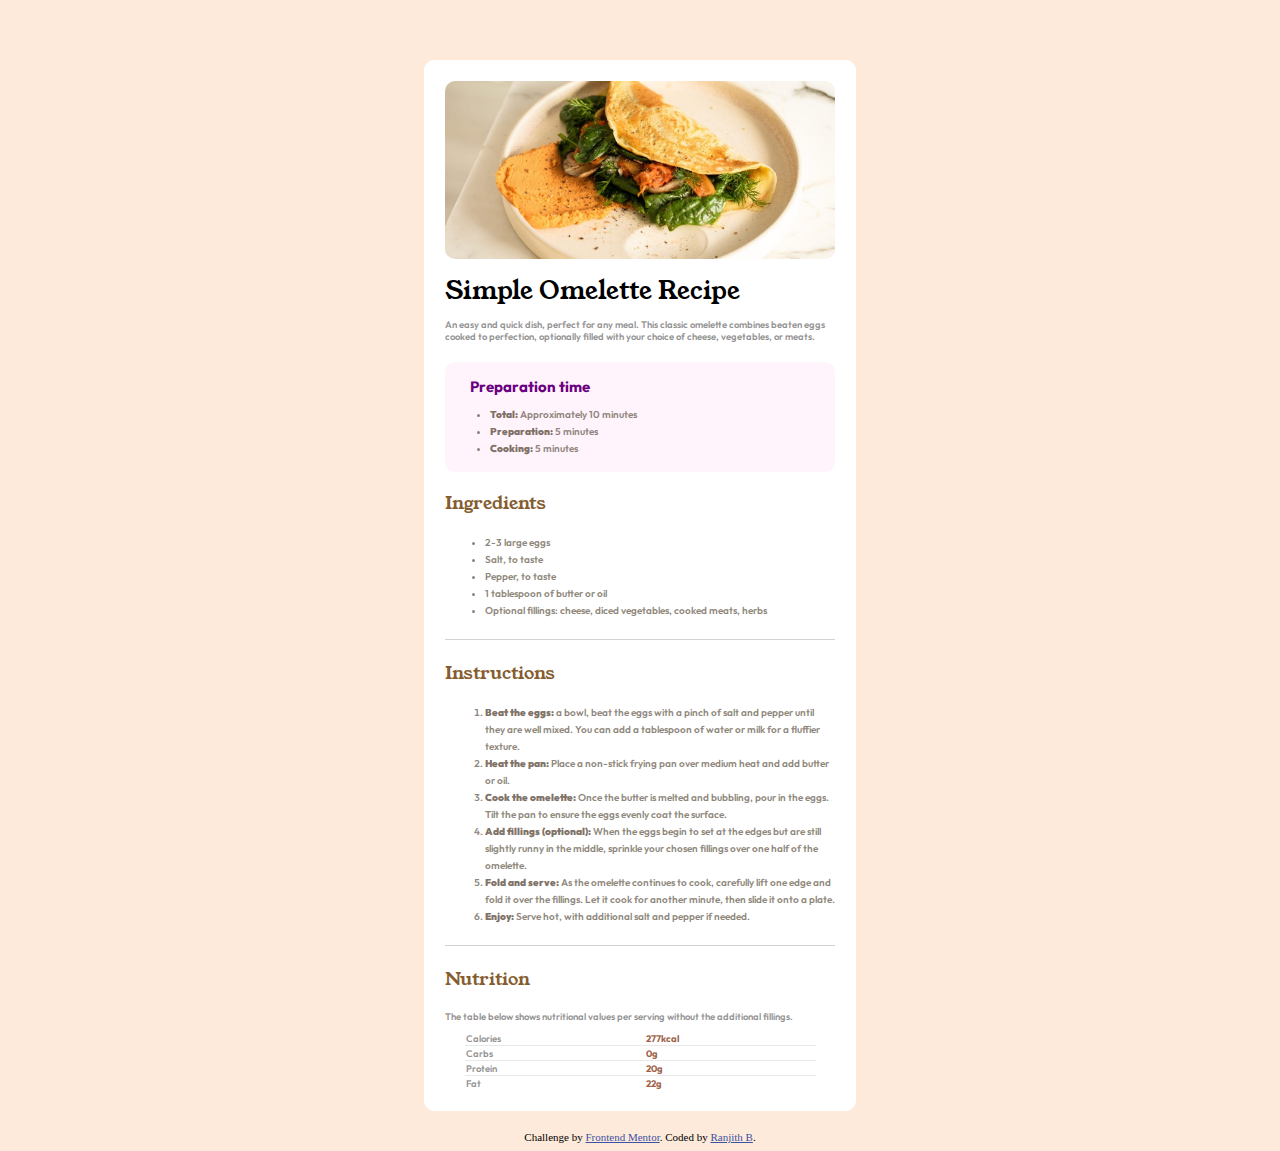
<file: omelette/index.html>
<!DOCTYPE html>
<html lang="en">
<head>
  <meta charset="UTF-8">
  <meta name="viewport" content="width=device-width, initial-scale=1.0">
  <link rel="icon" type="image/png" sizes="32x32" href="./assets/images/favicon-32x32.png">
  <link rel="preconnect" href="https://fonts.googleapis.com">
  <link rel="preconnect" href="https://fonts.gstatic.com" crossorigin>
  <link href="https://fonts.googleapis.com/css2?family=Mulish:ital,wght@0,200..1000;1,200..1000&family=Open+Sans:ital,wght@0,300..800;1,300..800&family=Young+Serif&display=swap" rel="stylesheet">
  <link href="https://fonts.googleapis.com/css2?family=Mulish:ital,wght@0,200..1000;1,200..1000&family=Open+Sans:ital,wght@0,300..800;1,300..800&family=Outfit:wght@100..900&family=Young+Serif&display=swap" rel="stylesheet">
  <link rel="stylesheet" href="index.css"><title>Frontend Mentor | Recipe page</title>
  <style>
    
     </style>
</head>
<body style="background-color: rgba(250, 199, 158, 0.376);">
  <div class="back">
   <img src="image-omelette.jpeg" alt="image-omelette" class="image">
   <h1 class="heading font">Simple Omelette Recipe</h1>
    <p class="para font2"> An easy and quick dish, perfect for any meal. This classic omelette combines beaten eggs cooked 
      to perfection, optionally filled with your choice of cheese, vegetables, or meats.</p>
      <div class="box">
        <h3 class="sh font2">Preparation time</h3>
        <ul class="time font2">
          <li><strong>Total:</strong> Approximately 10 minutes</li>
          <li> <strong>Preparation:</strong> 5 minutes</li>
          <li> <strong>Cooking:</strong> 5 minutes</li>
        </ul>
      </div>
      <h3 class="font subhed">Ingredients</h3>
      <ul class="time font2">
        <li>2-3 large eggs</li>
        <li>  Salt, to taste</li>
        <li>  Pepper, to taste</li>
        <li>  1 tablespoon of butter or oil</li>
        <li>  Optional fillings: cheese, diced vegetables, cooked meats, herbs</li>
      </ul>
      <hr style="border: none;height: 1px;background-color: rgba(0, 0, 0, 0.178);margin: 20px 0;">
      <h3 class="font subhed">Instructions</h3>
      <ol class="time font2">
        <li><strong>Beat the eggs:</strong> a bowl, beat the eggs with a pinch of salt and pepper until they are well mixed. 
          You can add a tablespoon of water or milk for a fluffier texture.</li>
        <li><strong>Heat the pan:</strong> Place a non-stick frying pan over medium heat and add butter or oil.</li>
        <li><strong>Cook the omelette:</strong> Once the butter is melted and bubbling, pour in the eggs. Tilt the pan to ensure 
          the eggs evenly coat the surface.</li>
        <li> <strong>Add fillings (optional):</strong> When the eggs begin to set at the edges but are still slightly runny in the 
          middle, sprinkle your chosen fillings over one half of the omelette.</li>
        <li><strong>Fold and serve: </strong>As the omelette continues to cook, carefully lift one edge and fold it over the 
          fillings. Let it cook for another minute, then slide it onto a plate.</li>
        <li><strong>Enjoy:</strong> Serve hot, with additional salt and pepper if needed.</li>
      </ol>
      <hr style="border: none;height: 0.8px;background-color: rgba(0, 0, 0, 0.178);margin: 20px 0;">
      <h3 class="font subhed">Nutrition</h3>
        <p class="para font2">The table below shows nutritional values per serving without the additional fillings.</p>
        <table class="table font2 para">
          <tr>
              <td>Calories</td>
              <td><span class="end">277kcal</span></td>
          </tr>
          <tr>
              <td>Carbs</td>
              <td><span class="end">0g</span></td>
          </tr>
          <tr>
              <td>Protein</td>
              <td><span class="end">20g</span></td>
          </tr>
          <tr>
              <td>Fat</td>
              <td><span class="end">22g</span></td>
          </tr>
      </table>


  </div>
  <div class="attribution">
    Challenge by <a href="https://www.frontendmentor.io?ref=challenge" target="_blank">Frontend Mentor</a>. 
    Coded by <a href="#">Ranjith B</a>.
  </div>
</body>
</html>
</file>
<file: omelette/index.css>
.attribution { font-size: 11px; text-align: center; }
    .attribution a { color: hsl(228, 45%, 44%); }
    .back{
      background-color: white;
      border: 1px solid white;
      border-radius: 10px;
      width: 390px;
      height: auto;
      display: block;
      margin: 60px auto 20px;
      padding:20px;
    } 
    .image{
      border-radius: 10px;
      width: 390px;
    
    }
    
    .font{
     font-family: "Young Serif", serif; 
    }
    .font2{
       font-family: "Outfit", sans-serif;
    }
    .heading{
      margin: 10px 0 0;
      
      font-weight: 200;
      font-size: 25px
    }
    .para{
      color: rgba(97, 97, 97, 0.692);
      font-weight: 600;
      font-size: 9.5px;
    }
    .box{
      background-color: rgba(255, 0, 191, 0.048);
      border-radius: 10px;
      padding: 5px;
      margin-top: 20px;
    }
    .sh{
      color: rgb(106, 0, 128);
      margin: 10px 20px 5px;
      font-size: 15px;
    }
    strong{
      color:rgba(99, 83, 70, 0.829)
      
    }
    .time{
      font-size: 10px;
      font-weight: 600;
      color: rgba(94, 82, 68, 0.705)
    }
    li{
      line-height:1.7 ;
    }
    .subhed{
      color: rgb(133, 93, 48);
      font-size: 18px;
      font-weight: 100
    }
    .table{
      width: 90%;
      margin: auto;
      padding: ;
      border-collapse: collapse;
      text-align: left;
    }
    td{
      border-bottom: 1px solid rgba(0, 0, 0, 0.089);
    }
    tr:last-child td{
      border-bottom: none;
    }
    .end{
      color: #8d4727dc;
      font-weight: 700;
    }
</file>
